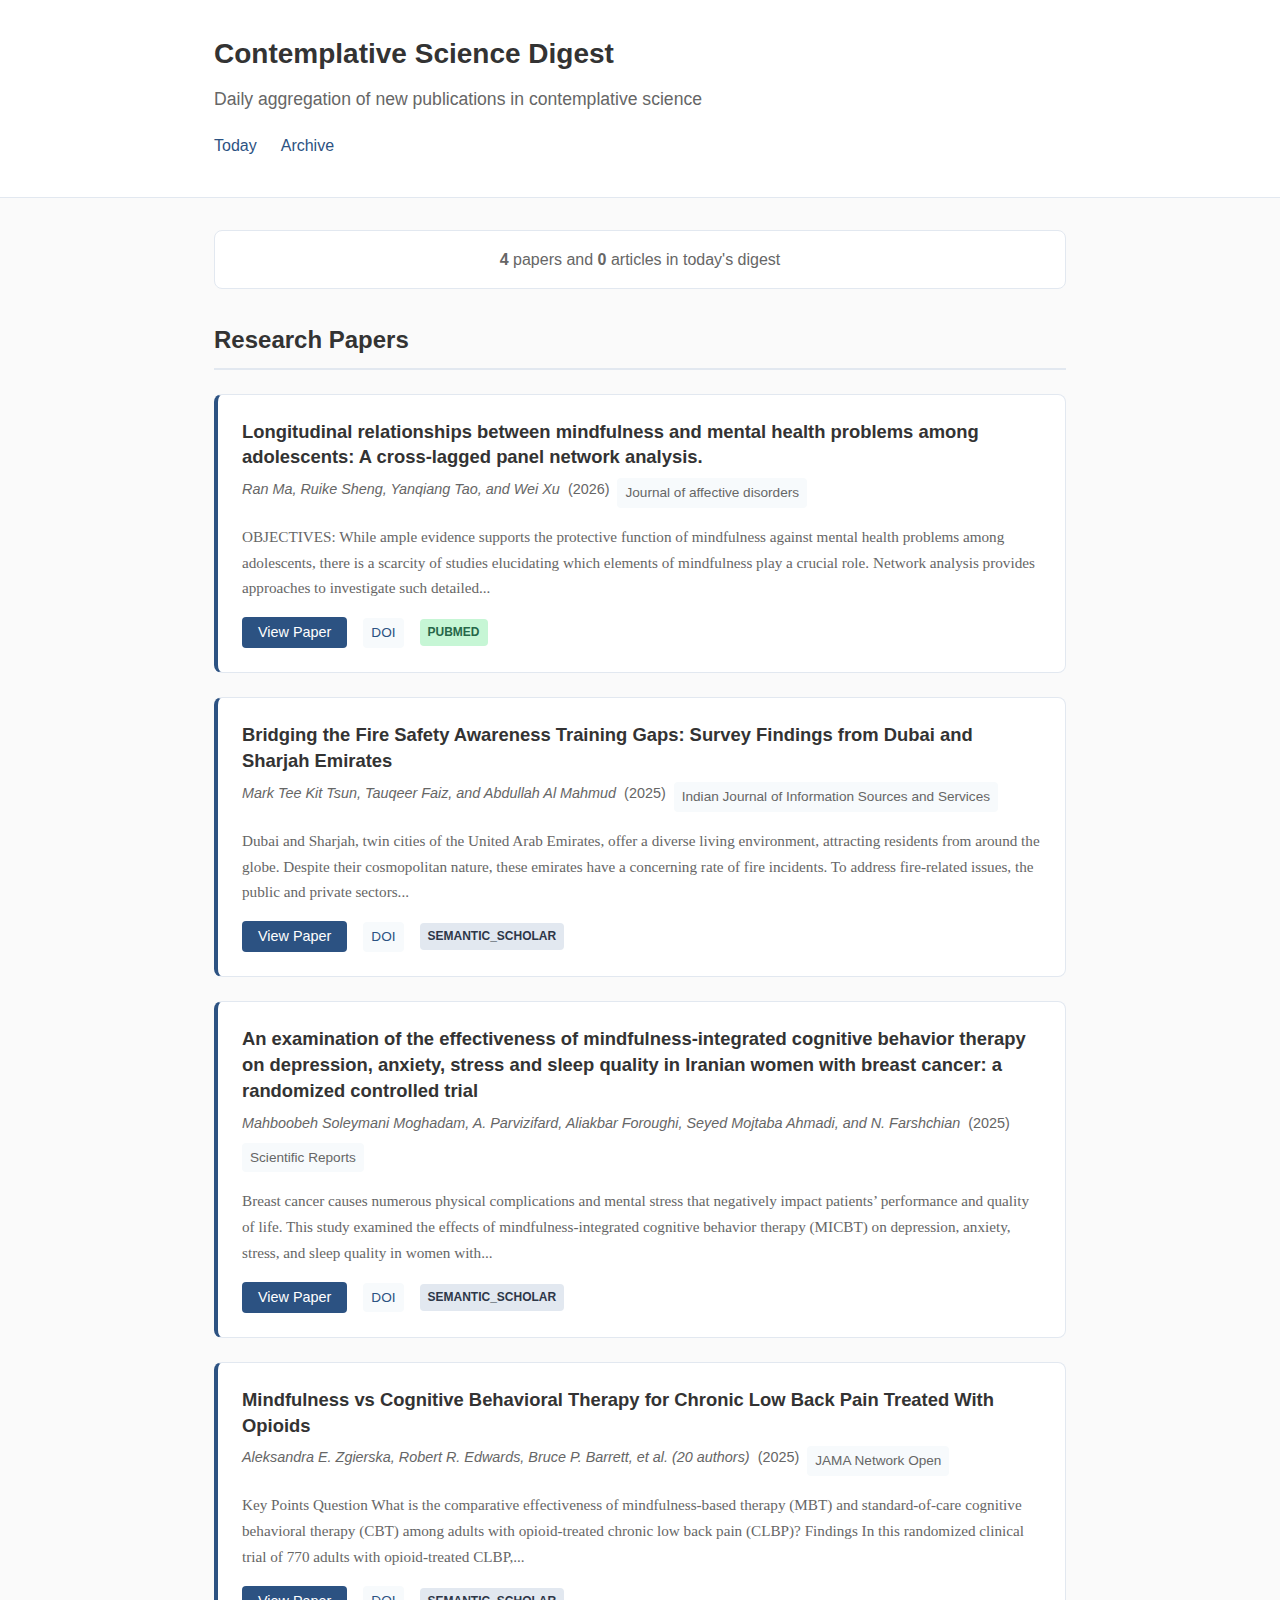
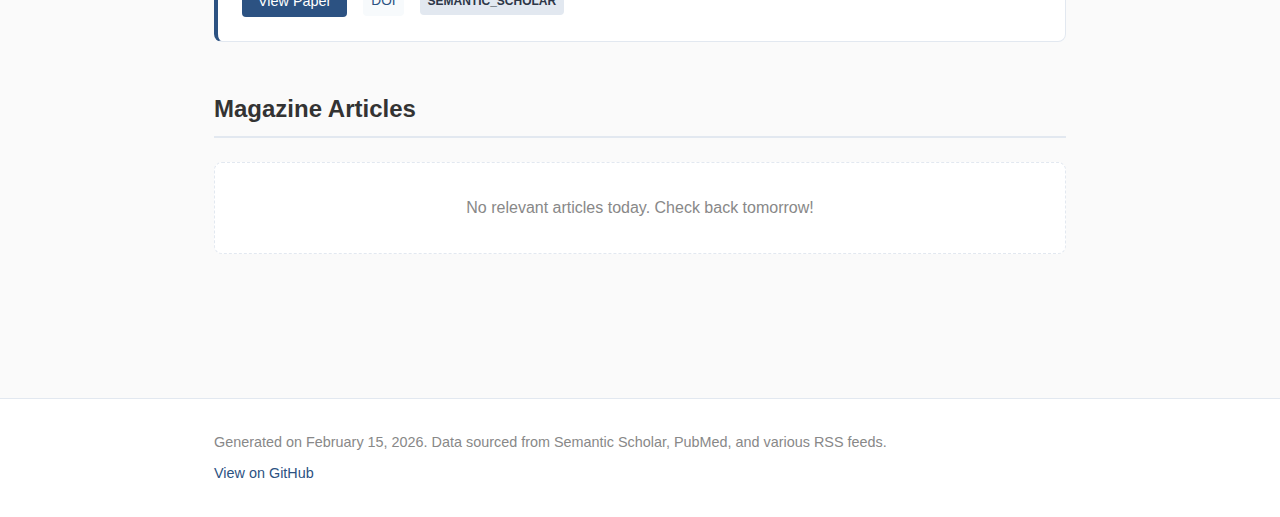
<file: docs/index.html>
<!DOCTYPE html>
<html lang="en">
<head>
    <meta charset="UTF-8">
    <meta name="viewport" content="width=device-width, initial-scale=1.0">
    <title>Contemplative Science Digest - Latest</title>
    <meta name="description" content="Daily aggregation of new publications in contemplative science">
    <link rel="stylesheet" href="static/css/style.css">
    
</head>
<body>
    <header class="site-header">
        <div class="container">
            <h1 class="site-title"><a href="index.html">Contemplative Science Digest</a></h1>
            <p class="site-description">Daily aggregation of new publications in contemplative science</p>
            <nav class="site-nav">
                <a href="index.html">Today</a>
                <a href="archive.html">Archive</a>
            </nav>
        </div>
    </header>

    <main class="main-content">
        <div class="container">
            
<div class="digest-stats">
    <p>
        <strong>4</strong> papers and
        <strong>0</strong> articles in today's digest
    </p>
</div>

<section class="digest-section papers-section">
    <h2>Research Papers</h2>

    
    <div class="items-list">
        
        <article class="digest-item paper-item">
            <h3 class="item-title">
                <a href="https://pubmed.ncbi.nlm.nih.gov/41297680/" target="_blank" rel="noopener">Longitudinal relationships between mindfulness and mental health problems among adolescents: A cross-lagged panel network analysis.</a>
            </h3>

            <div class="item-meta">
                <span class="authors">Ran Ma, Ruike Sheng, Yanqiang Tao, and Wei Xu</span>
                
                <span class="year">(2026)</span>
                
                
                <span class="journal">Journal of affective disorders</span>
                
            </div>

            
            <div class="item-abstract">
                <p>OBJECTIVES: While ample evidence supports the protective function of mindfulness against mental health problems among adolescents, there is a scarcity of studies elucidating which elements of mindfulness play a crucial role. Network analysis provides approaches to investigate such detailed...</p>
            </div>
            

            <div class="item-links">
                <a href="https://pubmed.ncbi.nlm.nih.gov/41297680/" target="_blank" rel="noopener" class="link-primary">View Paper</a>
                
                <a href="https://doi.org/10.1016/j.jad.2025.120719" target="_blank" rel="noopener" class="link-doi">DOI</a>
                
                <span class="source-badge source-pubmed">pubmed</span>
            </div>
        </article>
        
        <article class="digest-item paper-item">
            <h3 class="item-title">
                <a href="https://www.semanticscholar.org/paper/09441ff906f2f66676f4cf670c93f4fd662c8cdb" target="_blank" rel="noopener">Bridging the Fire Safety Awareness Training Gaps: Survey Findings from Dubai and Sharjah Emirates</a>
            </h3>

            <div class="item-meta">
                <span class="authors">Mark Tee Kit Tsun, Tauqeer Faiz, and Abdullah Al Mahmud</span>
                
                <span class="year">(2025)</span>
                
                
                <span class="journal">Indian Journal of Information Sources and Services</span>
                
            </div>

            
            <div class="item-abstract">
                <p>Dubai and Sharjah, twin cities of the United Arab Emirates, offer a diverse living environment, attracting residents from around the globe. Despite their cosmopolitan nature, these emirates have a concerning rate of fire incidents. To address fire-related issues, the public and private sectors...</p>
            </div>
            

            <div class="item-links">
                <a href="https://www.semanticscholar.org/paper/09441ff906f2f66676f4cf670c93f4fd662c8cdb" target="_blank" rel="noopener" class="link-primary">View Paper</a>
                
                <a href="https://doi.org/10.51983/ijiss-2026.16.1.34" target="_blank" rel="noopener" class="link-doi">DOI</a>
                
                <span class="source-badge source-semantic_scholar">semantic_scholar</span>
            </div>
        </article>
        
        <article class="digest-item paper-item">
            <h3 class="item-title">
                <a href="https://www.semanticscholar.org/paper/739cd7f1ddca1650520162263f674f9b8f901831" target="_blank" rel="noopener">An examination of the effectiveness of mindfulness-integrated cognitive behavior therapy on depression, anxiety, stress and sleep quality in Iranian women with breast cancer: a randomized controlled trial</a>
            </h3>

            <div class="item-meta">
                <span class="authors">Mahboobeh Soleymani Moghadam, A. Parvizifard, Aliakbar Foroughi, Seyed Mojtaba Ahmadi, and N. Farshchian</span>
                
                <span class="year">(2025)</span>
                
                
                <span class="journal">Scientific Reports</span>
                
            </div>

            
            <div class="item-abstract">
                <p>Breast cancer causes numerous physical complications and mental stress that negatively impact patients’ performance and quality of life. This study examined the effects of mindfulness-integrated cognitive behavior therapy (MICBT) on depression, anxiety, stress, and sleep quality in women with...</p>
            </div>
            

            <div class="item-links">
                <a href="https://www.semanticscholar.org/paper/739cd7f1ddca1650520162263f674f9b8f901831" target="_blank" rel="noopener" class="link-primary">View Paper</a>
                
                <a href="https://doi.org/10.1038/s41598-025-85745-1" target="_blank" rel="noopener" class="link-doi">DOI</a>
                
                <span class="source-badge source-semantic_scholar">semantic_scholar</span>
            </div>
        </article>
        
        <article class="digest-item paper-item">
            <h3 class="item-title">
                <a href="https://www.semanticscholar.org/paper/f17bece403b4b12aa72db42d47ef43f40385fce7" target="_blank" rel="noopener">Mindfulness vs Cognitive Behavioral Therapy for Chronic Low Back Pain Treated With Opioids</a>
            </h3>

            <div class="item-meta">
                <span class="authors">Aleksandra E. Zgierska, Robert R. Edwards, Bruce P. Barrett, et al. (20 authors)</span>
                
                <span class="year">(2025)</span>
                
                
                <span class="journal">JAMA Network Open</span>
                
            </div>

            
            <div class="item-abstract">
                <p>Key Points Question What is the comparative effectiveness of mindfulness-based therapy (MBT) and standard-of-care cognitive behavioral therapy (CBT) among adults with opioid-treated chronic low back pain (CLBP)? Findings In this randomized clinical trial of 770 adults with opioid-treated CLBP,...</p>
            </div>
            

            <div class="item-links">
                <a href="https://www.semanticscholar.org/paper/f17bece403b4b12aa72db42d47ef43f40385fce7" target="_blank" rel="noopener" class="link-primary">View Paper</a>
                
                <a href="https://doi.org/10.1001/jamanetworkopen.2025.3204" target="_blank" rel="noopener" class="link-doi">DOI</a>
                
                <span class="source-badge source-semantic_scholar">semantic_scholar</span>
            </div>
        </article>
        
    </div>
    
</section>

<section class="digest-section articles-section">
    <h2>Magazine Articles</h2>

    
    <p class="no-items">No relevant articles today. Check back tomorrow!</p>
    
</section>

        </div>
    </main>

    <footer class="site-footer">
        <div class="container">
            <p>
                Generated on February 15, 2026.
                Data sourced from Semantic Scholar, PubMed, and various RSS feeds.
            </p>
            <p>
                <a href="https://github.com/oshanjarow/contemplative-science-digest">View on GitHub</a>
            </p>
        </div>
    </footer>
</body>
</html>
</file>
<file: docs/static/css/style.css>
/* Contemplative Science Digest - Styles */

:root {
    --color-bg: #fafafa;
    --color-surface: #ffffff;
    --color-text: #333333;
    --color-text-secondary: #666666;
    --color-text-muted: #888888;
    --color-primary: #2c5282;
    --color-primary-light: #4299e1;
    --color-accent: #805ad5;
    --color-border: #e2e8f0;
    --color-paper-bg: #f7fafc;
    --color-article-bg: #fffaf0;
    --font-sans: -apple-system, BlinkMacSystemFont, 'Segoe UI', Roboto, 'Helvetica Neue', Arial, sans-serif;
    --font-serif: 'Georgia', 'Times New Roman', serif;
    --max-width: 900px;
    --spacing-xs: 0.25rem;
    --spacing-sm: 0.5rem;
    --spacing-md: 1rem;
    --spacing-lg: 1.5rem;
    --spacing-xl: 2rem;
    --spacing-xxl: 3rem;
}

/* Reset */
*, *::before, *::after {
    box-sizing: border-box;
}

body {
    margin: 0;
    padding: 0;
    font-family: var(--font-sans);
    font-size: 16px;
    line-height: 1.6;
    color: var(--color-text);
    background-color: var(--color-bg);
}

a {
    color: var(--color-primary);
    text-decoration: none;
    transition: color 0.2s ease;
}

a:hover {
    color: var(--color-primary-light);
    text-decoration: underline;
}

/* Container */
.container {
    max-width: var(--max-width);
    margin: 0 auto;
    padding: 0 var(--spacing-lg);
}

/* Header */
.site-header {
    background-color: var(--color-surface);
    border-bottom: 1px solid var(--color-border);
    padding: var(--spacing-xl) 0;
    margin-bottom: var(--spacing-xl);
}

.site-title {
    margin: 0 0 var(--spacing-sm);
    font-size: 1.75rem;
    font-weight: 700;
}

.site-title a {
    color: var(--color-text);
}

.site-title a:hover {
    text-decoration: none;
    color: var(--color-primary);
}

.site-description {
    margin: 0 0 var(--spacing-md);
    color: var(--color-text-secondary);
    font-size: 1.1rem;
}

.site-nav {
    display: flex;
    gap: var(--spacing-lg);
}

.site-nav a {
    font-weight: 500;
    padding: var(--spacing-xs) 0;
    border-bottom: 2px solid transparent;
}

.site-nav a:hover {
    text-decoration: none;
    border-bottom-color: var(--color-primary-light);
}

/* Main Content */
.main-content {
    padding-bottom: var(--spacing-xxl);
}

/* Stats */
.digest-stats {
    background-color: var(--color-surface);
    border: 1px solid var(--color-border);
    border-radius: 8px;
    padding: var(--spacing-md) var(--spacing-lg);
    margin-bottom: var(--spacing-xl);
    text-align: center;
}

.digest-stats p {
    margin: 0;
    color: var(--color-text-secondary);
}

/* Sections */
.digest-section {
    margin-bottom: var(--spacing-xxl);
}

.digest-section h2 {
    font-size: 1.5rem;
    font-weight: 600;
    margin: 0 0 var(--spacing-lg);
    padding-bottom: var(--spacing-sm);
    border-bottom: 2px solid var(--color-border);
}

/* Items List */
.items-list {
    display: flex;
    flex-direction: column;
    gap: var(--spacing-lg);
}

/* Individual Items */
.digest-item {
    background-color: var(--color-surface);
    border: 1px solid var(--color-border);
    border-radius: 8px;
    padding: var(--spacing-lg);
    transition: box-shadow 0.2s ease;
}

.digest-item:hover {
    box-shadow: 0 4px 12px rgba(0, 0, 0, 0.08);
}

.paper-item {
    border-left: 4px solid var(--color-primary);
}

.article-item {
    border-left: 4px solid var(--color-accent);
}

.item-title {
    margin: 0 0 var(--spacing-sm);
    font-size: 1.15rem;
    font-weight: 600;
    line-height: 1.4;
}

.item-title a {
    color: var(--color-text);
}

.item-title a:hover {
    color: var(--color-primary);
}

.item-meta {
    display: flex;
    flex-wrap: wrap;
    gap: var(--spacing-sm);
    margin-bottom: var(--spacing-md);
    font-size: 0.9rem;
    color: var(--color-text-secondary);
}

.item-meta .authors {
    font-style: italic;
}

.item-meta .year {
    font-weight: 500;
}

.item-meta .journal,
.item-meta .source-name {
    background-color: var(--color-paper-bg);
    padding: var(--spacing-xs) var(--spacing-sm);
    border-radius: 4px;
    font-size: 0.85rem;
}

.item-abstract,
.item-excerpt {
    margin-bottom: var(--spacing-md);
    font-family: var(--font-serif);
    color: var(--color-text-secondary);
    font-size: 0.95rem;
    line-height: 1.7;
}

.item-abstract p,
.item-excerpt p {
    margin: 0;
}

.item-links {
    display: flex;
    flex-wrap: wrap;
    align-items: center;
    gap: var(--spacing-md);
    font-size: 0.9rem;
}

.link-primary {
    background-color: var(--color-primary);
    color: white !important;
    padding: var(--spacing-xs) var(--spacing-md);
    border-radius: 4px;
    font-weight: 500;
}

.link-primary:hover {
    background-color: var(--color-primary-light);
    text-decoration: none;
}

.link-doi {
    background-color: var(--color-paper-bg);
    padding: var(--spacing-xs) var(--spacing-sm);
    border-radius: 4px;
    font-size: 0.85rem;
}

.source-badge {
    background-color: var(--color-border);
    padding: var(--spacing-xs) var(--spacing-sm);
    border-radius: 4px;
    font-size: 0.75rem;
    text-transform: uppercase;
    font-weight: 600;
    color: var(--color-text-muted);
}

.source-semantic_scholar {
    background-color: #e2e8f0;
    color: #2d3748;
}

.source-pubmed {
    background-color: #c6f6d5;
    color: #276749;
}

.source-rss {
    background-color: #fed7d7;
    color: #c53030;
}

.keywords {
    color: var(--color-text-muted);
    font-size: 0.85rem;
}

.no-items {
    text-align: center;
    padding: var(--spacing-xl);
    color: var(--color-text-muted);
    background-color: var(--color-surface);
    border: 1px dashed var(--color-border);
    border-radius: 8px;
}

/* Archive Styles */
.archive-section h2 {
    margin-bottom: var(--spacing-md);
}

.archive-description {
    color: var(--color-text-secondary);
    margin-bottom: var(--spacing-xl);
}

.archive-list {
    display: flex;
    flex-direction: column;
    gap: var(--spacing-xl);
}

.archive-day {
    background-color: var(--color-surface);
    border: 1px solid var(--color-border);
    border-radius: 8px;
    padding: var(--spacing-lg);
}

.archive-date {
    margin: 0 0 var(--spacing-md);
    font-size: 1.1rem;
    color: var(--color-primary);
}

.archive-papers,
.archive-articles {
    margin-bottom: var(--spacing-md);
}

.archive-papers:last-child,
.archive-articles:last-child {
    margin-bottom: 0;
}

.archive-papers h4,
.archive-articles h4 {
    margin: 0 0 var(--spacing-sm);
    font-size: 0.9rem;
    text-transform: uppercase;
    color: var(--color-text-muted);
    font-weight: 600;
}

.archive-papers ul,
.archive-articles ul {
    margin: 0;
    padding: 0 0 0 var(--spacing-lg);
}

.archive-papers li,
.archive-articles li {
    margin-bottom: var(--spacing-xs);
}

.archive-papers .authors,
.archive-articles .source {
    color: var(--color-text-muted);
    font-size: 0.9rem;
}

/* Footer */
.site-footer {
    background-color: var(--color-surface);
    border-top: 1px solid var(--color-border);
    padding: var(--spacing-xl) 0;
    margin-top: var(--spacing-xxl);
}

.site-footer p {
    margin: 0 0 var(--spacing-sm);
    font-size: 0.9rem;
    color: var(--color-text-muted);
}

.site-footer p:last-child {
    margin-bottom: 0;
}

/* Responsive */
@media (max-width: 600px) {
    :root {
        --spacing-lg: 1rem;
        --spacing-xl: 1.5rem;
    }

    .site-title {
        font-size: 1.5rem;
    }

    .item-meta {
        flex-direction: column;
        gap: var(--spacing-xs);
    }

    .item-links {
        flex-direction: column;
        align-items: flex-start;
    }
}

/* Print Styles */
@media print {
    .site-nav,
    .site-footer {
        display: none;
    }

    .digest-item {
        break-inside: avoid;
        box-shadow: none;
        border: 1px solid #ccc;
    }
}
</file>
